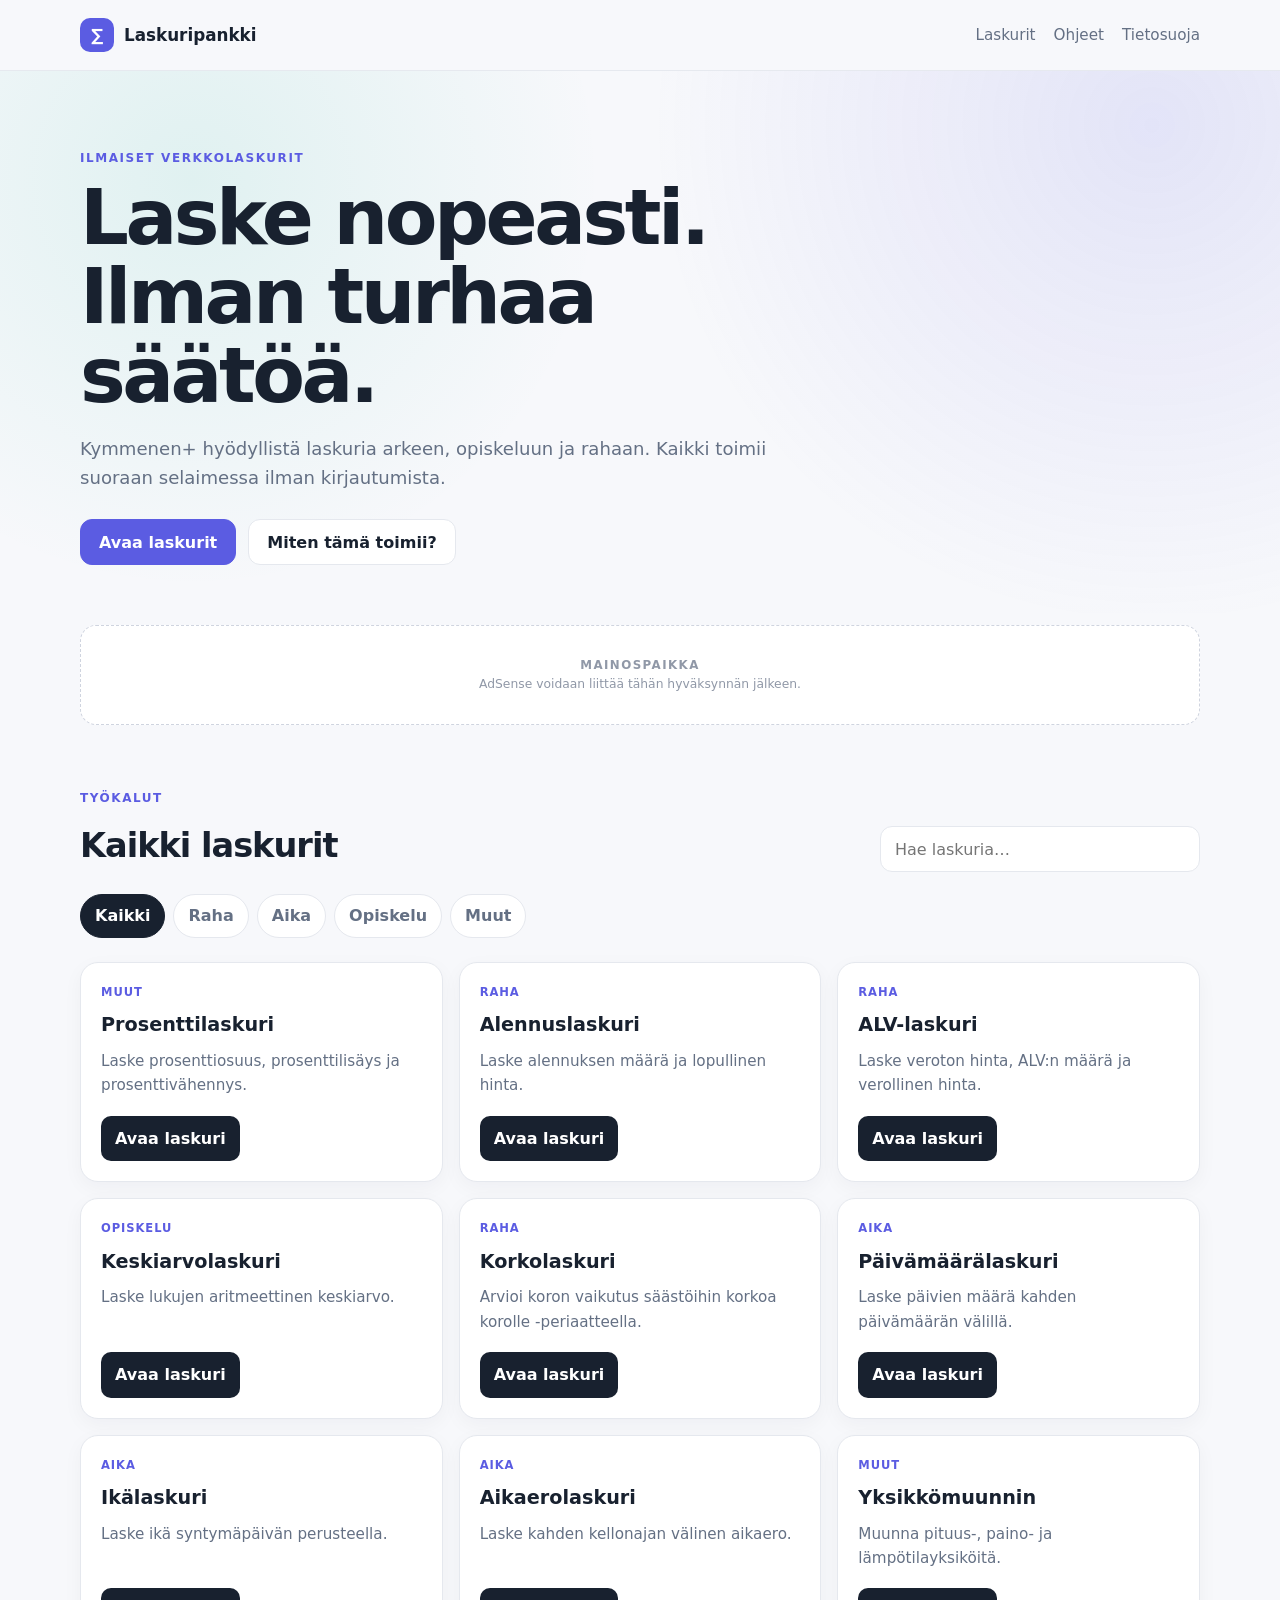
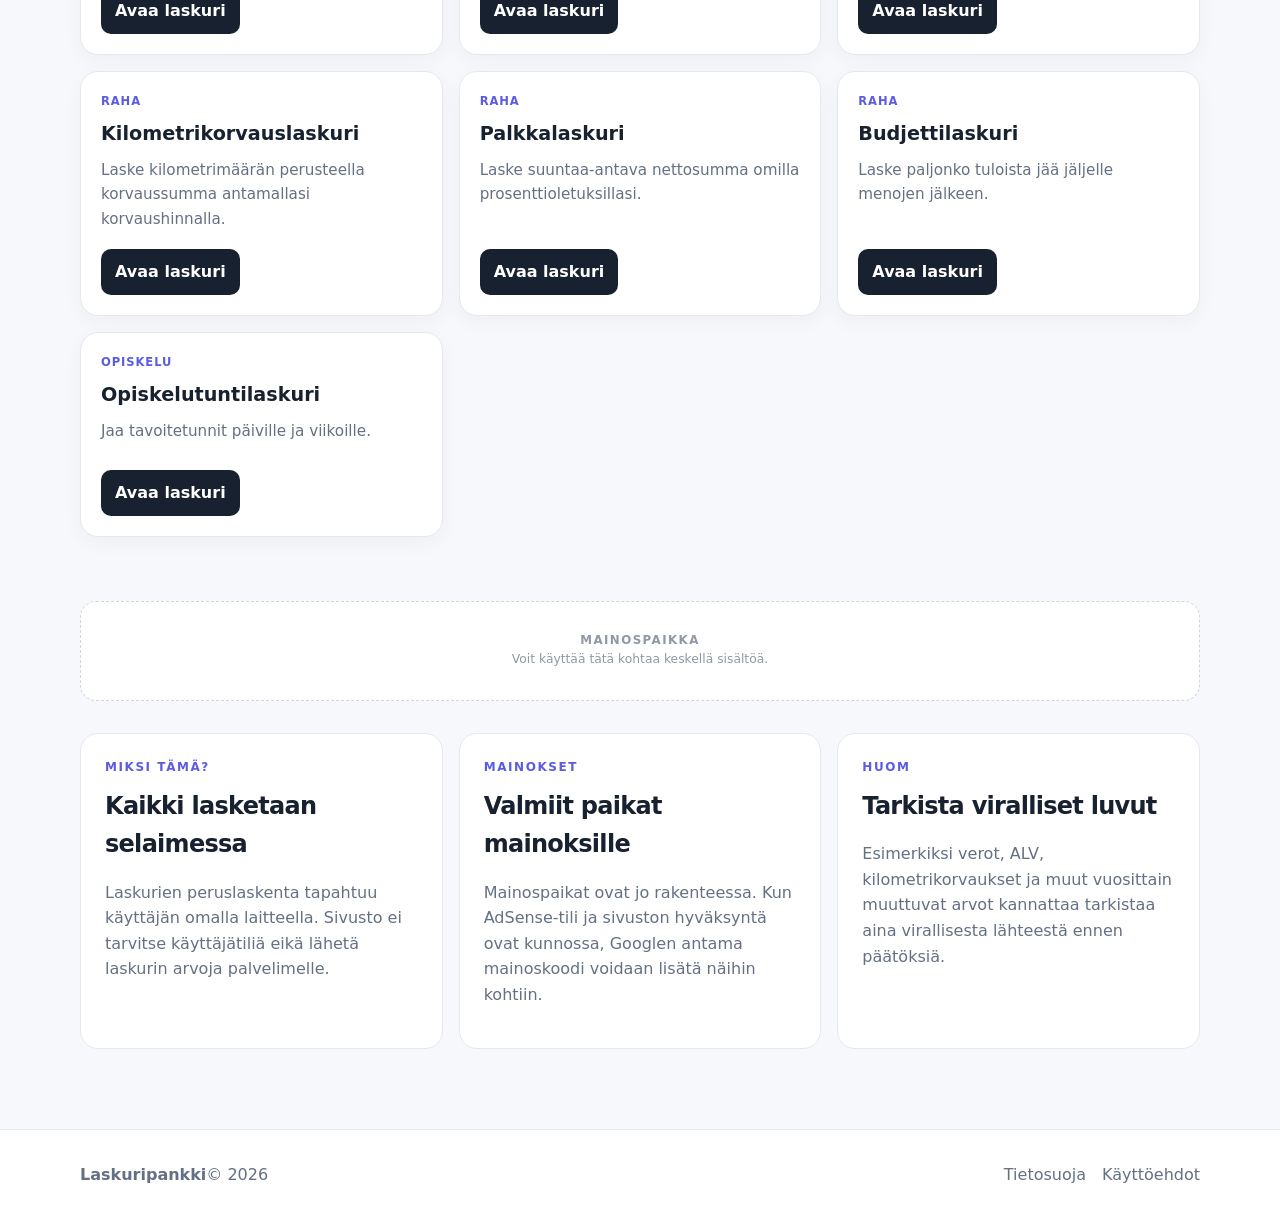
<file: laskuripankki-ready/index.html>
<!doctype html>
<html lang="fi">
<head>
  <meta charset="utf-8">
  <meta name="viewport" content="width=device-width, initial-scale=1">
  <meta name="description" content="Laskuripankki – ilmaiset laskurit prosentteihin, alennuksiin, ALV:hen, keskiarvoihin, korkoihin, päivämääriin, ikään, aikaeroon, muunnoksiin, kilometrikorvauksiin, palkkaan ja budjettiin.">
  <title>Laskuripankki – Ilmaiset laskurit</title>
  <link rel="canonical" href="https://Laskuri123.github.io/laskuripankki/">
  <link rel="icon" href="assets/icon.svg">
  <link rel="stylesheet" href="assets/style.css">
  <!-- AdSense: lisää Googlen antama skripti tänne <head>-osaan hyväksynnän jälkeen. -->
</head>
<body>
  <header class="site-header">
    <div class="container header-inner">
      <a class="brand" href="#top" aria-label="Laskuripankki etusivu">
        <span class="brand-mark">∑</span>
        <span>Laskuripankki</span>
      </a>
      <nav class="nav">
        <a href="#laskurit">Laskurit</a>
        <a href="#ohjeet">Ohjeet</a>
        <a href="privacy.html">Tietosuoja</a>
      </nav>
    </div>
  </header>

  <main id="top">
    <section class="hero">
      <div class="container">
        <p class="eyebrow">ILMAISET VERKKOLASKURIT</p>
        <h1>Laske nopeasti. Ilman turhaa säätöä.</h1>
        <p class="hero-copy">Kymmenen+ hyödyllistä laskuria arkeen, opiskeluun ja rahaan. Kaikki toimii suoraan selaimessa ilman kirjautumista.</p>
        <div class="hero-actions">
          <a class="button primary" href="#laskurit">Avaa laskurit</a>
          <a class="button secondary" href="#ohjeet">Miten tämä toimii?</a>
        </div>
      </div>
    </section>

    <section class="container ad-section" aria-label="Mainos">
      <div class="ad-placeholder">
        <span>Mainospaikka</span>
        <small>AdSense voidaan liittää tähän hyväksynnän jälkeen.</small>
      </div>
    </section>

    <section id="laskurit" class="container section">
      <div class="section-head">
        <div>
          <p class="eyebrow">TYÖKALUT</p>
          <h2>Kaikki laskurit</h2>
        </div>
        <div class="search-wrap">
          <label class="sr-only" for="search">Hae laskuria</label>
          <input id="search" type="search" placeholder="Hae laskuria…" autocomplete="off">
        </div>
      </div>

      <div class="category-tabs" role="tablist" aria-label="Laskurikategoriat">
        <button class="tab active" data-category="Kaikki">Kaikki</button>
        <button class="tab" data-category="Raha">Raha</button>
        <button class="tab" data-category="Aika">Aika</button>
        <button class="tab" data-category="Opiskelu">Opiskelu</button>
        <button class="tab" data-category="Muut">Muut</button>
      </div>

      <div id="calculator-grid" class="calculator-grid"></div>
      <p id="no-results" class="no-results hidden">Ei laskureita tällä haulla.</p>
    </section>

    <section class="container ad-section" aria-label="Mainos">
      <div class="ad-placeholder">
        <span>Mainospaikka</span>
        <small>Voit käyttää tätä kohtaa keskellä sisältöä.</small>
      </div>
    </section>

    <section id="ohjeet" class="container section info-grid">
      <article class="info-card">
        <p class="eyebrow">MIKSI TÄMÄ?</p>
        <h2>Kaikki lasketaan selaimessa</h2>
        <p>Laskurien peruslaskenta tapahtuu käyttäjän omalla laitteella. Sivusto ei tarvitse käyttäjätiliä eikä lähetä laskurin arvoja palvelimelle.</p>
      </article>
      <article class="info-card">
        <p class="eyebrow">MAINOKSET</p>
        <h2>Valmiit paikat mainoksille</h2>
        <p>Mainospaikat ovat jo rakenteessa. Kun AdSense-tili ja sivuston hyväksyntä ovat kunnossa, Googlen antama mainoskoodi voidaan lisätä näihin kohtiin.</p>
      </article>
      <article class="info-card">
        <p class="eyebrow">HUOM</p>
        <h2>Tarkista viralliset luvut</h2>
        <p>Esimerkiksi verot, ALV, kilometrikorvaukset ja muut vuosittain muuttuvat arvot kannattaa tarkistaa aina virallisesta lähteestä ennen päätöksiä.</p>
      </article>
    </section>
  </main>

  <footer class="site-footer">
    <div class="container footer-inner">
      <div><strong>Laskuripankki</strong><span>© <span id="year"></span></span></div>
      <div class="footer-links">
        <a href="privacy.html">Tietosuoja</a>
        <a href="terms.html">Käyttöehdot</a>
      </div>
    </div>
  </footer>

  <dialog id="calculator-dialog" class="modal">
    <div class="modal-head">
      <div>
        <p id="modal-category" class="eyebrow"></p>
        <h2 id="modal-title"></h2>
      </div>
      <button id="close-dialog" class="icon-button" aria-label="Sulje">×</button>
    </div>
    <div id="modal-description" class="modal-description"></div>
    <div id="modal-body"></div>
  </dialog>

  <script src="assets/app.js"></script>
</body>
</html>
</file>
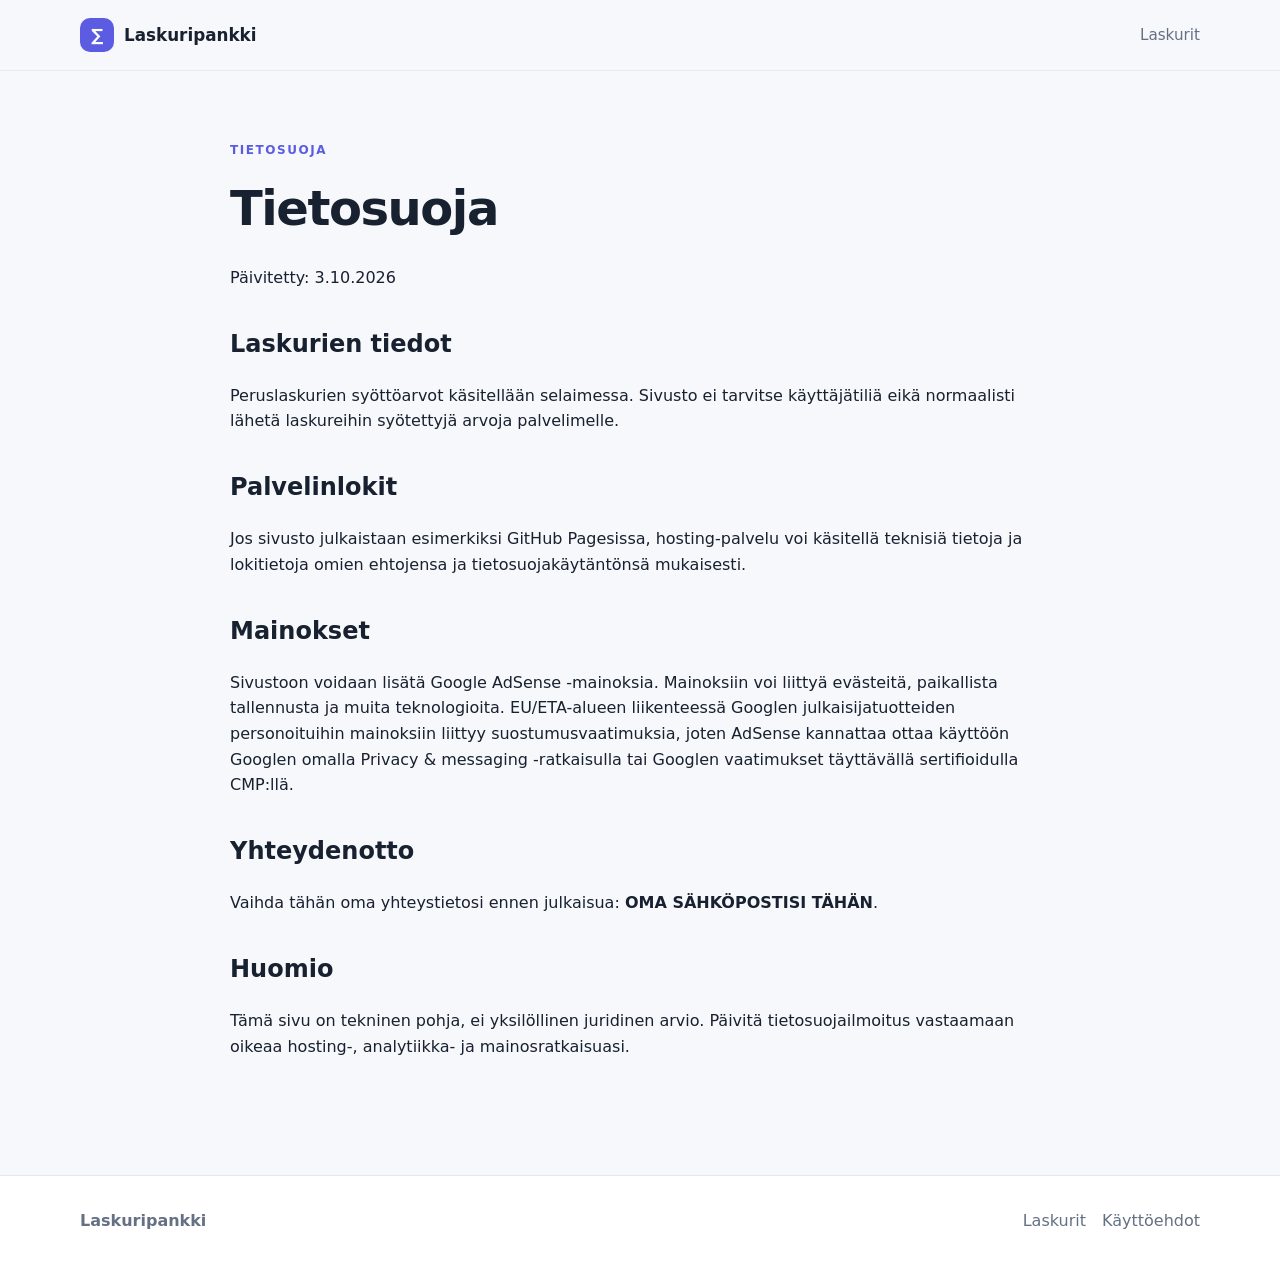
<file: laskuripankki-ready/privacy.html>
<!doctype html>
<html lang="fi">
<head>
  <meta charset="utf-8">
  <meta name="viewport" content="width=device-width, initial-scale=1">
  <meta name="description" content="Laskuripankin tietosuoja.">
  <title>Tietosuoja – Laskuripankki</title>
  <link rel="stylesheet" href="assets/style.css">
</head>
<body>
  <header class="site-header">
    <div class="container header-inner">
      <a class="brand" href="index.html"><span class="brand-mark">∑</span><span>Laskuripankki</span></a>
      <nav class="nav"><a href="index.html">Laskurit</a></nav>
    </div>
  </header>
  <main class="container legal-page">
    <p class="eyebrow">TIETOSUOJA</p>
    <h1>Tietosuoja</h1>
    <p>Päivitetty: 3.10.2026</p>

    <h2>Laskurien tiedot</h2>
    <p>Peruslaskurien syöttöarvot käsitellään selaimessa. Sivusto ei tarvitse käyttäjätiliä eikä normaalisti lähetä laskureihin syötettyjä arvoja palvelimelle.</p>

    <h2>Palvelinlokit</h2>
    <p>Jos sivusto julkaistaan esimerkiksi GitHub Pagesissa, hosting-palvelu voi käsitellä teknisiä tietoja ja lokitietoja omien ehtojensa ja tietosuojakäytäntönsä mukaisesti.</p>

    <h2>Mainokset</h2>
    <p>Sivustoon voidaan lisätä Google AdSense -mainoksia. Mainoksiin voi liittyä evästeitä, paikallista tallennusta ja muita teknologioita. EU/ETA-alueen liikenteessä Googlen julkaisijatuotteiden personoituihin mainoksiin liittyy suostumusvaatimuksia, joten AdSense kannattaa ottaa käyttöön Googlen omalla Privacy & messaging -ratkaisulla tai Googlen vaatimukset täyttävällä sertifioidulla CMP:llä.</p>

    <h2>Yhteydenotto</h2>
    <p>Vaihda tähän oma yhteystietosi ennen julkaisua: <strong>OMA SÄHKÖPOSTISI TÄHÄN</strong>.</p>

    <h2>Huomio</h2>
    <p>Tämä sivu on tekninen pohja, ei yksilöllinen juridinen arvio. Päivitä tietosuojailmoitus vastaamaan oikeaa hosting-, analytiikka- ja mainosratkaisuasi.</p>
  </main>
  <footer class="site-footer">
    <div class="container footer-inner">
      <div><strong>Laskuripankki</strong></div>
      <div class="footer-links"><a href="index.html">Laskurit</a><a href="terms.html">Käyttöehdot</a></div>
    </div>
  </footer>
</body>
</html>
</file>
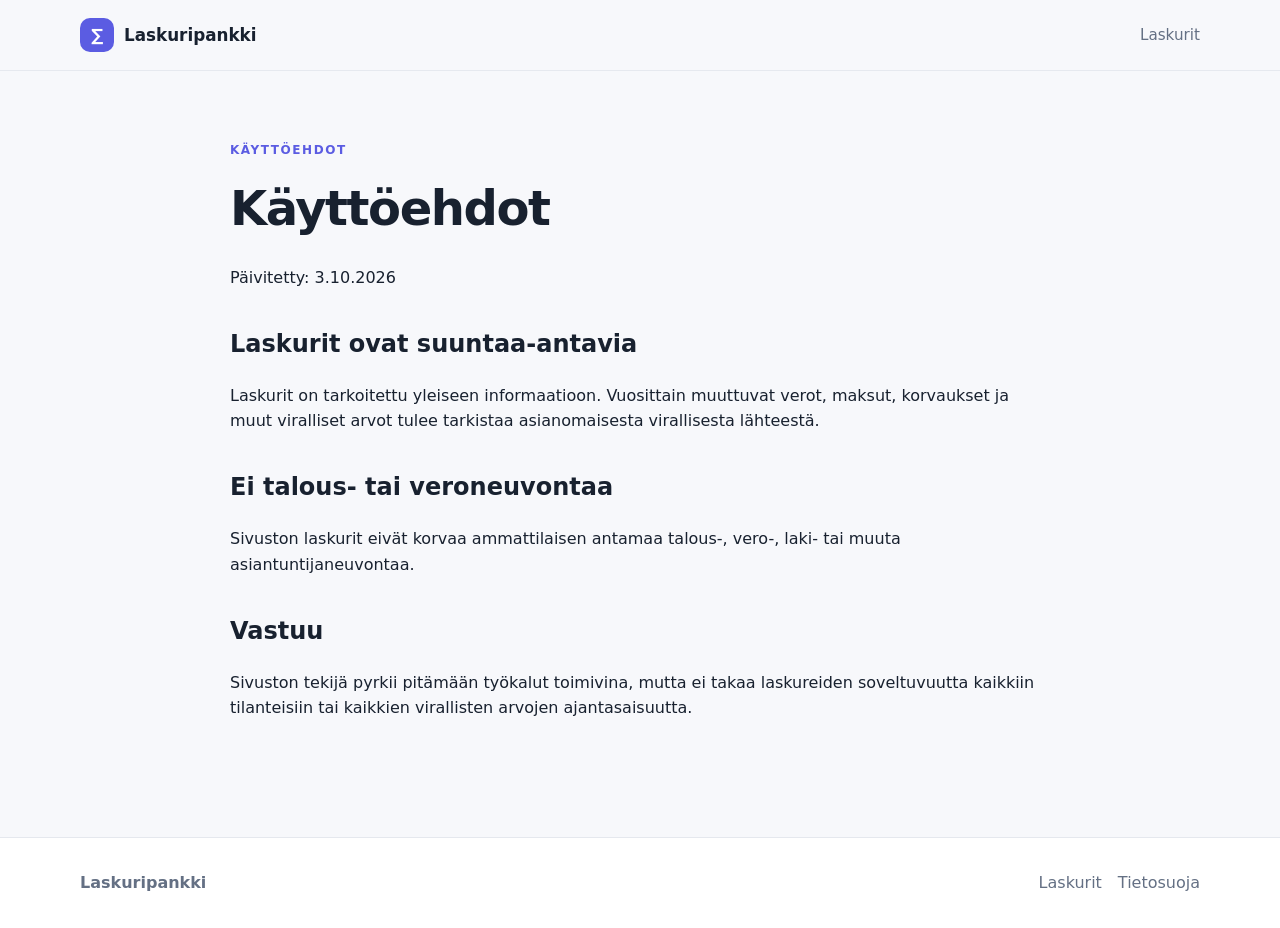
<file: laskuripankki-ready/terms.html>
<!doctype html>
<html lang="fi">
<head>
  <meta charset="utf-8">
  <meta name="viewport" content="width=device-width, initial-scale=1">
  <title>Käyttöehdot – Laskuripankki</title>
  <link rel="stylesheet" href="assets/style.css">
</head>
<body>
  <header class="site-header">
    <div class="container header-inner">
      <a class="brand" href="index.html"><span class="brand-mark">∑</span><span>Laskuripankki</span></a>
      <nav class="nav"><a href="index.html">Laskurit</a></nav>
    </div>
  </header>
  <main class="container legal-page">
    <p class="eyebrow">KÄYTTÖEHDOT</p>
    <h1>Käyttöehdot</h1>
    <p>Päivitetty: 3.10.2026</p>

    <h2>Laskurit ovat suuntaa-antavia</h2>
    <p>Laskurit on tarkoitettu yleiseen informaatioon. Vuosittain muuttuvat verot, maksut, korvaukset ja muut viralliset arvot tulee tarkistaa asianomaisesta virallisesta lähteestä.</p>

    <h2>Ei talous- tai veroneuvontaa</h2>
    <p>Sivuston laskurit eivät korvaa ammattilaisen antamaa talous-, vero-, laki- tai muuta asiantuntijaneuvontaa.</p>

    <h2>Vastuu</h2>
    <p>Sivuston tekijä pyrkii pitämään työkalut toimivina, mutta ei takaa laskureiden soveltuvuutta kaikkiin tilanteisiin tai kaikkien virallisten arvojen ajantasaisuutta.</p>
  </main>
  <footer class="site-footer">
    <div class="container footer-inner">
      <div><strong>Laskuripankki</strong></div>
      <div class="footer-links"><a href="index.html">Laskurit</a><a href="privacy.html">Tietosuoja</a></div>
    </div>
  </footer>
</body>
</html>
</file>
<file: laskuripankki-ready/assets/style.css>
:root{
  --bg:#f7f8fb; --surface:#fff; --text:#18212f; --muted:#647084;
  --line:#e5e8ee; --accent:#5b5ce2; --accent-dark:#4647bd;
  --shadow:0 14px 40px rgba(20,30,50,.08); --radius:20px;
}
*{box-sizing:border-box}
html{scroll-behavior:smooth}
body{margin:0;background:var(--bg);color:var(--text);font-family:Inter,ui-sans-serif,system-ui,-apple-system,BlinkMacSystemFont,"Segoe UI",sans-serif;line-height:1.6}
a{color:inherit}
.container{width:min(1120px,calc(100% - 32px));margin:0 auto}
.site-header{position:sticky;top:0;z-index:10;background:rgba(247,248,251,.92);backdrop-filter:blur(12px);border-bottom:1px solid rgba(229,232,238,.9)}
.header-inner{height:70px;display:flex;align-items:center;justify-content:space-between;gap:20px}
.brand{display:inline-flex;align-items:center;gap:10px;text-decoration:none;font-weight:800;font-size:1.05rem}
.brand-mark{width:34px;height:34px;display:grid;place-items:center;border-radius:10px;background:var(--accent);color:#fff;font-weight:900}
.nav{display:flex;gap:18px;color:var(--muted);font-size:.95rem}
.nav a{text-decoration:none}.nav a:hover{text-decoration:underline}
.hero{padding:78px 0 48px;background:radial-gradient(circle at 90% 10%,rgba(91,92,226,.13),transparent 40%),radial-gradient(circle at 15% 20%,rgba(20,180,150,.10),transparent 35%)}
.eyebrow{margin:0 0 10px;font-size:.75rem;font-weight:800;letter-spacing:.13em;color:var(--accent)}
.hero h1{max-width:820px;margin:0;font-size:clamp(2.3rem,6vw,5rem);line-height:1.03;letter-spacing:-.045em}
.hero-copy{max-width:760px;color:var(--muted);font-size:1.13rem;margin:20px 0 26px}
.hero-actions{display:flex;gap:12px;flex-wrap:wrap}
.button{display:inline-flex;align-items:center;justify-content:center;min-height:46px;padding:0 18px;border-radius:12px;text-decoration:none;font-weight:750;border:1px solid var(--line)}
.button.primary{background:var(--accent);color:#fff;border-color:var(--accent)}
.button.primary:hover{background:var(--accent-dark)}
.button.secondary{background:#fff}
.section{padding:52px 0}
.ad-section{padding:12px 0}
.ad-placeholder{min-height:100px;border:1px dashed #cfd4df;border-radius:16px;background:#fff;display:flex;flex-direction:column;align-items:center;justify-content:center;color:#9098a7;text-align:center}
.ad-placeholder span{font-size:.74rem;font-weight:800;text-transform:uppercase;letter-spacing:.12em}
.ad-placeholder small{font-size:.77rem}
.section-head{display:flex;align-items:end;justify-content:space-between;gap:20px;margin-bottom:22px}
.section-head h2,.info-card h2,.legal-page h1{margin:0;letter-spacing:-.03em}
.section-head h2{font-size:2.1rem}
.search-wrap input{width:min(320px,80vw);height:46px;border:1px solid var(--line);border-radius:12px;padding:0 14px;font:inherit;background:#fff}
.category-tabs{display:flex;gap:8px;flex-wrap:wrap;margin-bottom:24px}
.tab{border:1px solid var(--line);background:#fff;border-radius:999px;padding:8px 14px;font:inherit;font-weight:700;color:var(--muted);cursor:pointer}
.tab.active{background:var(--text);color:#fff;border-color:var(--text)}
.calculator-grid{display:grid;grid-template-columns:repeat(3,minmax(0,1fr));gap:16px}
.calc-card{background:#fff;border:1px solid var(--line);border-radius:18px;padding:20px;box-shadow:0 6px 20px rgba(20,30,50,.04);display:flex;flex-direction:column;min-height:205px}
.calc-card h3{margin:0 0 8px;font-size:1.2rem}
.calc-card p{margin:0;color:var(--muted);flex:1;font-size:.95rem}
.card-meta{font-size:.72rem;font-weight:800;color:var(--accent);margin-bottom:9px;text-transform:uppercase;letter-spacing:.08em}
.card-open{margin-top:18px;width:max-content;border:0;background:var(--text);color:#fff;border-radius:10px;padding:10px 14px;font:inherit;font-weight:750;cursor:pointer}
.card-open:hover{opacity:.9}
.info-grid{display:grid;grid-template-columns:repeat(3,minmax(0,1fr));gap:16px;padding-top:20px;padding-bottom:80px}
.info-card{background:#fff;border:1px solid var(--line);border-radius:18px;padding:24px}
.info-card p:last-child{color:var(--muted)}
.site-footer{border-top:1px solid var(--line);background:#fff}
.footer-inner{min-height:90px;display:flex;align-items:center;justify-content:space-between;gap:20px;color:var(--muted)}
.footer-links{display:flex;gap:16px}.footer-links a{text-decoration:none}.footer-links a:hover{text-decoration:underline}
.modal{width:min(680px,calc(100% - 24px));border:1px solid var(--line);border-radius:20px;padding:0;box-shadow:0 24px 80px rgba(0,0,0,.24)}
.modal::backdrop{background:rgba(15,21,30,.55)}
.modal-head{padding:22px 24px 12px;display:flex;justify-content:space-between;gap:20px;border-bottom:1px solid var(--line)}
.modal-head h2{margin:0;font-size:1.55rem}
.icon-button{border:0;background:transparent;font-size:2rem;line-height:1;cursor:pointer;color:var(--muted)}
.modal-description{padding:18px 24px 0;color:var(--muted)}
#modal-body{padding:18px 24px 26px}
.form-grid{display:grid;grid-template-columns:repeat(2,minmax(0,1fr));gap:12px}
.field{display:flex;flex-direction:column;gap:6px}.field.full{grid-column:1/-1}
.field label{font-weight:700;font-size:.9rem}
.field input,.field select{height:44px;border:1px solid var(--line);border-radius:10px;padding:0 11px;font:inherit;background:#fff}
.form-actions{display:flex;gap:10px;margin-top:15px;flex-wrap:wrap}
.result{margin-top:18px;padding:16px;border-radius:14px;background:#f3f4ff;border:1px solid #dddfff}
.result strong{display:block;font-size:1.6rem;line-height:1.15;margin-top:3px}
.note{font-size:.8rem;color:var(--muted);margin-top:10px}
.no-results{text-align:center;color:var(--muted);padding:30px}.hidden{display:none!important}
.legal-page{padding:70px 0 100px;max-width:820px}
.legal-page h1{font-size:3rem;margin-bottom:18px}.legal-page h2{margin-top:34px}
.sr-only{position:absolute;width:1px;height:1px;padding:0;margin:-1px;overflow:hidden;clip:rect(0,0,0,0);white-space:nowrap;border:0}
@media (max-width: 880px){
  .calculator-grid{grid-template-columns:repeat(2,minmax(0,1fr))}
  .info-grid{grid-template-columns:1fr}
}
@media (max-width: 620px){
  .container{width:min(100% - 22px,1120px)}
  .header-inner{height:62px}.nav{gap:10px;font-size:.84rem}.nav a:nth-child(2){display:none}
  .hero{padding:58px 0 34px}.hero h1{font-size:clamp(2.2rem,11vw,3.3rem)}
  .section-head{align-items:stretch;flex-direction:column}.search-wrap input{width:100%}
  .calculator-grid{grid-template-columns:1fr}.form-grid{grid-template-columns:1fr}.field.full{grid-column:auto}
  .footer-inner{padding:18px 0;align-items:flex-start;flex-direction:column}
}
</file>
